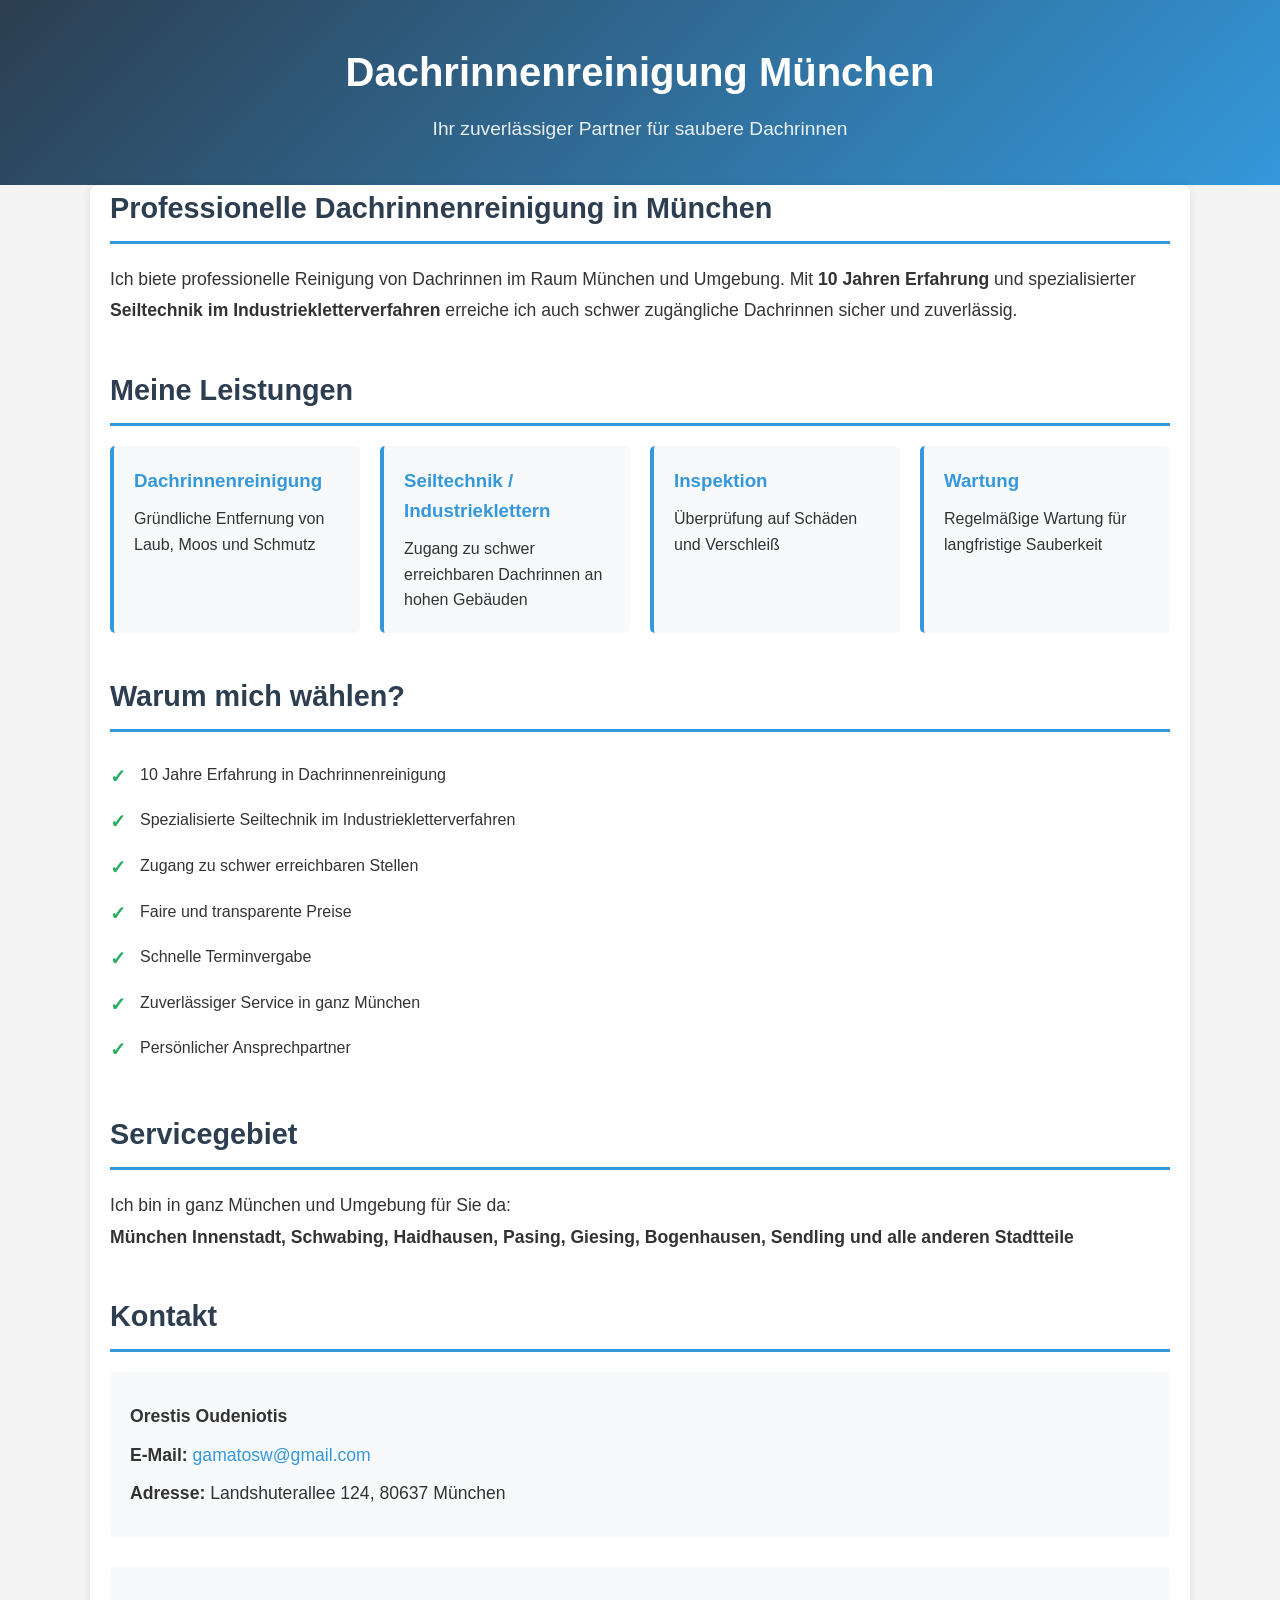
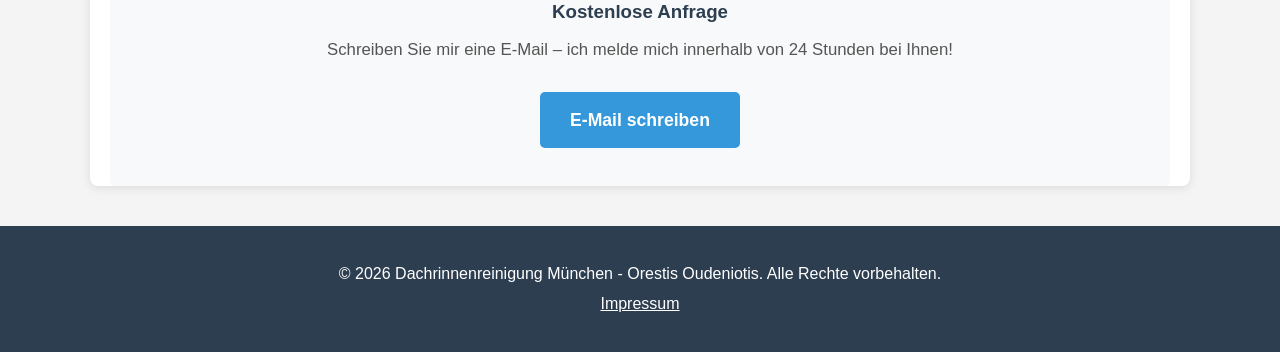
<file: index.html>
<!DOCTYPE html>
<html lang="de">
<head>
    <meta charset="UTF-8">
    <meta name="viewport" content="width=device-width, initial-scale=1.0">
    <title>Dachrinnenreinigung München - Orestis Oudeniotis</title>
    <meta name="description" content="Professionelle Dachrinnenreinigung in München und Umgebung. 10 Jahre Erfahrung, spezialisierte Seiltechnik im Industriekletterverfahren. Jetzt Termin vereinbaren!">
    <link rel="stylesheet" href="style.css">
</head>
<body>
    <header>
        <div class="container">
            <h1>Dachrinnenreinigung München</h1>
            <p class="tagline">Ihr zuverlässiger Partner für saubere Dachrinnen</p>
        </div>
    </header>

    <main class="container">
        <section class="intro">
            <h2>Professionelle Dachrinnenreinigung in München</h2>
            <p>Ich biete professionelle Reinigung von Dachrinnen im Raum München und Umgebung. Mit <strong>10 Jahren Erfahrung</strong> und spezialisierter <strong>Seiltechnik im Industriekletterverfahren</strong> erreiche ich auch schwer zugängliche Dachrinnen sicher und zuverlässig.</p>
        </section>

        <section class="services">
            <h2>Meine Leistungen</h2>
            <div class="service-grid">
                <div class="service-item">
                    <h3>Dachrinnenreinigung</h3>
                    <p>Gründliche Entfernung von Laub, Moos und Schmutz</p>
                </div>
                <div class="service-item">
                    <h3>Seiltechnik / Industrieklettern</h3>
                    <p>Zugang zu schwer erreichbaren Dachrinnen an hohen Gebäuden</p>
                </div>
                <div class="service-item">
                    <h3>Inspektion</h3>
                    <p>Überprüfung auf Schäden und Verschleiß</p>
                </div>
                <div class="service-item">
                    <h3>Wartung</h3>
                    <p>Regelmäßige Wartung für langfristige Sauberkeit</p>
                </div>
            </div>
        </section>

        <section class="why-us">
            <h2>Warum mich wählen?</h2>
            <ul>
                <li>10 Jahre Erfahrung in Dachrinnenreinigung</li>
                <li>Spezialisierte Seiltechnik im Industriekletterverfahren</li>
                <li>Zugang zu schwer erreichbaren Stellen</li>
                <li>Faire und transparente Preise</li>
                <li>Schnelle Terminvergabe</li>
                <li>Zuverlässiger Service in ganz München</li>
                <li>Persönlicher Ansprechpartner</li>
            </ul>
        </section>

        <section class="service-area">
            <h2>Servicegebiet</h2>
            <p>Ich bin in ganz München und Umgebung für Sie da:</p>
            <p><strong>München Innenstadt, Schwabing, Haidhausen, Pasing, Giesing, Bogenhausen, Sendling und alle anderen Stadtteile</strong></p>
        </section>

        <section class="contact">
            <h2>Kontakt</h2>
            <div class="contact-info">
                <p><strong>Orestis Oudeniotis</strong></p>
                <p><strong>E-Mail:</strong> <a href="mailto:gamatosw@gmail.com">gamatosw@gmail.com</a></p>
                <p><strong>Adresse:</strong> Landshuterallee 124, 80637 München</p>
            </div>
            <div class="contact-cta">
                <h3>Kostenlose Anfrage</h3>
                <p>Schreiben Sie mir eine E-Mail – ich melde mich innerhalb von 24 Stunden bei Ihnen!</p>
                <a href="mailto:gamatosw@gmail.com?subject=Anfrage%20Dachrinnenreinigung" class="btn btn-email">E-Mail schreiben</a>
            </div>
        </section>
    </main>

    <footer>
        <div class="container">
            <p>&copy; 2026 Dachrinnenreinigung München - Orestis Oudeniotis. Alle Rechte vorbehalten.</p>
            <p><a href="impressum.html" style="color: #fff; text-decoration: underline;">Impressum</a></p>
        </div>
    </footer>

</body>
</html>
</file>
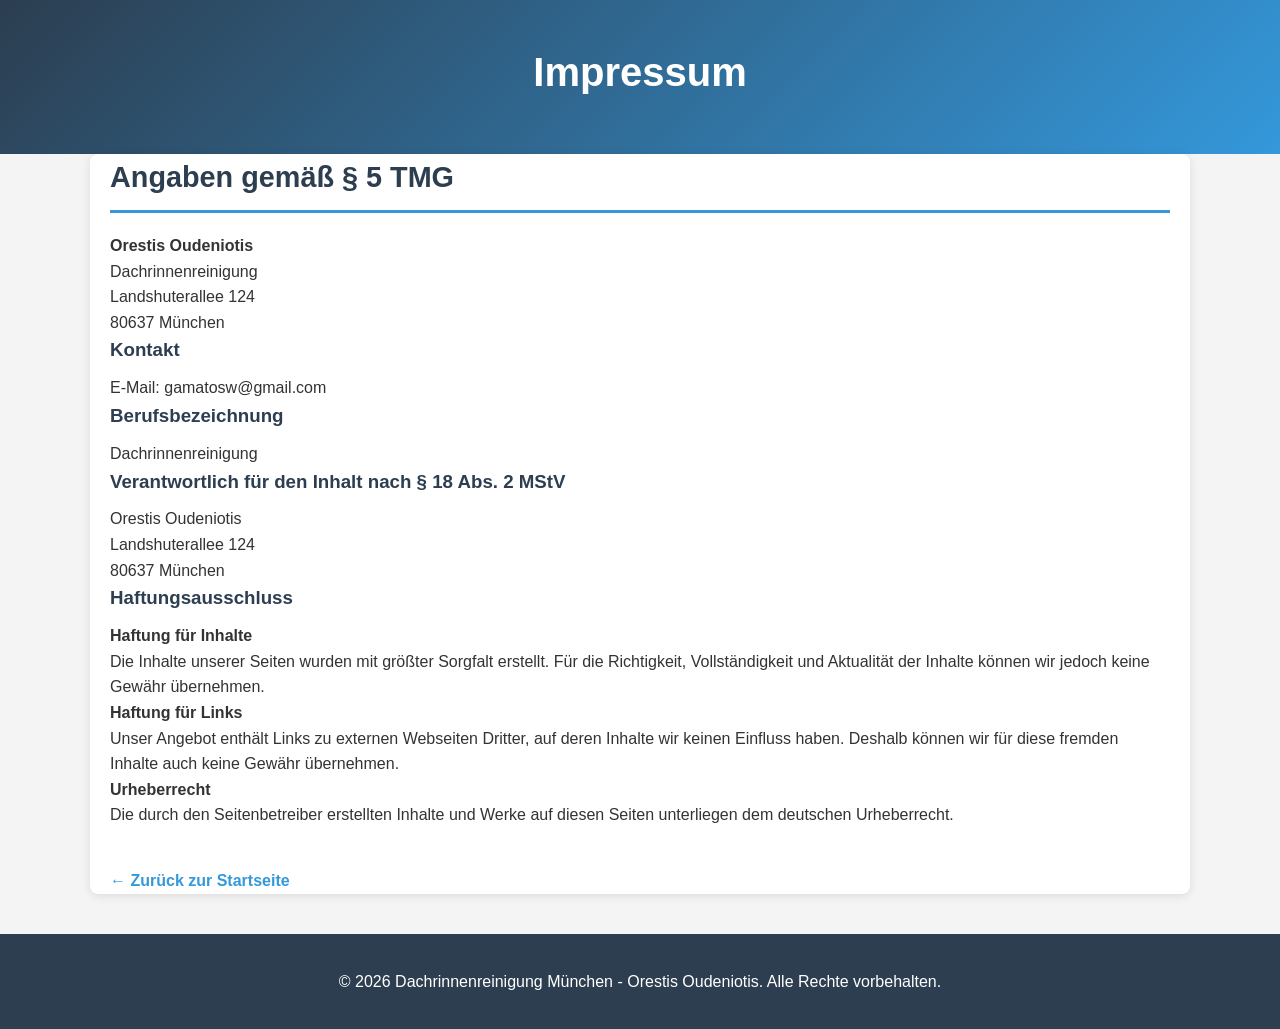
<file: impressum.html>
<!DOCTYPE html>
<html lang="de">
<head>
    <meta charset="UTF-8">
    <meta name="viewport" content="width=device-width, initial-scale=1.0">
    <title>Impressum - Dachrinnenreinigung München</title>
    <link rel="stylesheet" href="style.css">
</head>
<body>
    <header>
        <div class="container">
            <h1>Impressum</h1>
        </div>
    </header>

    <main class="container">
        <section class="impressum">
            <h2>Angaben gemäß § 5 TMG</h2>
            
            <p><strong>Orestis Oudeniotis</strong><br>
            Dachrinnenreinigung<br>
            Landshuterallee 124<br>
            80637 München</p>

            <h3>Kontakt</h3>
            <p>
            E-Mail: gamatosw@gmail.com
            </p>

            <h3>Berufsbezeichnung</h3>
            <p>Dachrinnenreinigung</p>

            <h3>Verantwortlich für den Inhalt nach § 18 Abs. 2 MStV</h3>
            <p>
            Orestis Oudeniotis<br>
            Landshuterallee 124<br>
            80637 München
            </p>

            <h3>Haftungsausschluss</h3>
            
            <h4>Haftung für Inhalte</h4>
            <p>Die Inhalte unserer Seiten wurden mit größter Sorgfalt erstellt. Für die Richtigkeit, Vollständigkeit und Aktualität der Inhalte können wir jedoch keine Gewähr übernehmen.</p>

            <h4>Haftung für Links</h4>
            <p>Unser Angebot enthält Links zu externen Webseiten Dritter, auf deren Inhalte wir keinen Einfluss haben. Deshalb können wir für diese fremden Inhalte auch keine Gewähr übernehmen.</p>

            <h4>Urheberrecht</h4>
            <p>Die durch den Seitenbetreiber erstellten Inhalte und Werke auf diesen Seiten unterliegen dem deutschen Urheberrecht.</p>

            <div style="margin-top: 40px;">
                <a href="index.html" style="color: #3498db; text-decoration: none; font-weight: bold;">← Zurück zur Startseite</a>
            </div>
        </section>
    </main>

    <footer>
        <div class="container">
            <p>&copy; 2026 Dachrinnenreinigung München - Orestis Oudeniotis. Alle Rechte vorbehalten.</p>
        </div>
    </footer>
</body>
</html>
</file>
<file: style.css>
* {
    margin: 0;
    padding: 0;
    box-sizing: border-box;
}

body {
    font-family: 'Segoe UI', Tahoma, Geneva, Verdana, sans-serif;
    line-height: 1.6;
    color: #333;
    background-color: #f4f4f4;
}

.container {
    max-width: 1100px;
    margin: 0 auto;
    padding: 0 20px;
}

header {
    background: linear-gradient(135deg, #2c3e50 0%, #3498db 100%);
    color: white;
    padding: 40px 0;
    text-align: center;
}

header h1 {
    font-size: 2.5em;
    margin-bottom: 10px;
}

.tagline {
    font-size: 1.2em;
    opacity: 0.9;
}

main {
    background: white;
    margin: 30px auto;
    padding: 40px;
    border-radius: 8px;
    box-shadow: 0 2px 10px rgba(0,0,0,0.1);
}

section {
    margin-bottom: 40px;
}

h2 {
    color: #2c3e50;
    margin-bottom: 20px;
    font-size: 1.8em;
    border-bottom: 3px solid #3498db;
    padding-bottom: 10px;
}

h3 {
    color: #2c3e50;
    margin-bottom: 10px;
}

.intro p {
    font-size: 1.1em;
    line-height: 1.8;
}

.service-grid {
    display: grid;
    grid-template-columns: repeat(auto-fit, minmax(250px, 1fr));
    gap: 20px;
    margin-top: 20px;
}

.service-item {
    background: #f8f9fa;
    padding: 20px;
    border-radius: 5px;
    border-left: 4px solid #3498db;
}

.service-item h3 {
    color: #3498db;
    margin-bottom: 10px;
}

.why-us ul {
    list-style: none;
    padding: 0;
}

.why-us li {
    padding: 10px 0;
    padding-left: 30px;
    position: relative;
}

.why-us li:before {
    content: "✓";
    position: absolute;
    left: 0;
    color: #27ae60;
    font-weight: bold;
    font-size: 1.2em;
}

.service-area p {
    font-size: 1.1em;
    line-height: 1.8;
}

.contact-info {
    background: #f8f9fa;
    padding: 20px;
    border-radius: 5px;
    margin-bottom: 30px;
}

.contact-info p {
    margin: 10px 0;
    font-size: 1.1em;
}

.contact-info a {
    color: #3498db;
    text-decoration: none;
}

.contact-info a:hover {
    text-decoration: underline;
}

.contact-cta {
    background: #f8f9fa;
    padding: 30px;
    border-radius: 5px;
    text-align: center;
}

.contact-cta h3 {
    margin-bottom: 10px;
}

.contact-cta p {
    margin-bottom: 20px;
    font-size: 1.05em;
    color: #555;
}

.btn {
    display: inline-block;
    padding: 14px 30px;
    border-radius: 5px;
    font-size: 1.1em;
    font-weight: bold;
    text-decoration: none;
    margin: 8px;
    transition: background 0.3s, transform 0.2s;
}

.btn:hover {
    transform: translateY(-2px);
}

.btn-email {
    background: #3498db;
    color: white;
}

.btn-email:hover {
    background: #2980b9;
}

footer {
    background: #2c3e50;
    color: white;
    text-align: center;
    padding: 30px 0;
    margin-top: 40px;
}

footer p {
    margin: 5px 0;
}

@media (max-width: 768px) {
    header h1 {
        font-size: 2em;
    }
    
    .tagline {
        font-size: 1em;
    }
    
    main {
        padding: 20px;
        margin: 20px 10px;
    }
    
    h2 {
        font-size: 1.5em;
    }
    
    .service-grid {
        grid-template-columns: 1fr;
    }
}
</file>
